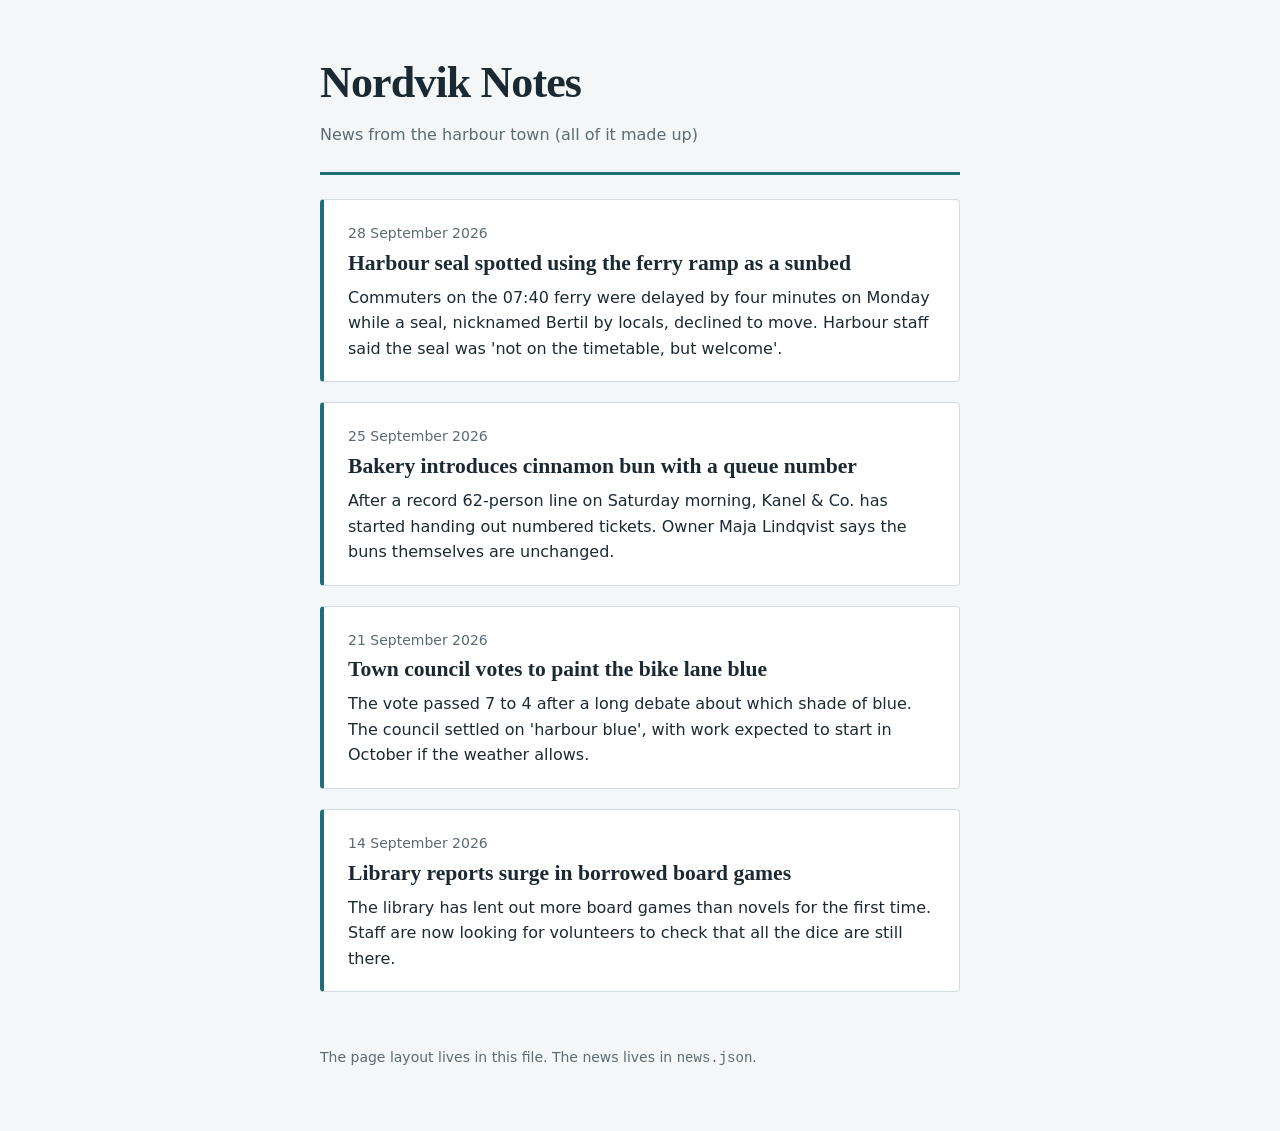
<file: index.html>
<!DOCTYPE html>
<html lang="en">
<head>
  <meta charset="utf-8">
  <meta name="viewport" content="width=device-width, initial-scale=1">
  <title>Nordvik Notes – Local news</title>
  <link rel="stylesheet" href="style.css">
</head>
<body>
  <header class="site-header">
    <h1>Nordvik Notes</h1>
    <p>News from the harbour town (all of it made up)</p>
  </header>

  <main>
    <div id="feed" class="feed" aria-live="polite">
      <p class="status">Loading news…</p>
    </div>
  </main>

  <footer class="site-footer">
    <p>The page layout lives in this file. The news lives in <code>news.json</code>.</p>
  </footer>

  <script>
    // 1. Fetch the content (this is the part a customer edits, not this code)
    // 2. Turn each item into HTML
    const feed = document.getElementById("feed");

    function formatDate(iso) {
      const d = new Date(iso);
      const date = d.toLocaleDateString("en-GB", {
        day: "numeric", month: "long", year: "numeric"
      });
      // Older posts may only have a date, no time
      if (!iso.includes("T")) return date;
      const time = d.toLocaleTimeString("en-GB", { hour: "2-digit", minute: "2-digit" });
      return date + ", " + time;
    }

    function render(posts) {
      // Newest first
      posts.sort((a, b) => new Date(b.date) - new Date(a.date));

      feed.innerHTML = "";
      for (const post of posts) {
        const article = document.createElement("article");
        article.className = "post";

        const time = document.createElement("time");
        time.dateTime = post.date;
        time.textContent = formatDate(post.date);

        const title = document.createElement("h2");
        title.textContent = post.title;

        const body = document.createElement("p");
        body.textContent = post.body;

        article.append(time, title, body);
        feed.append(article);
      }
    }

    fetch("news.json")
      .then(res => {
        if (!res.ok) throw new Error(res.status);
        return res.json();
      })
      .then(data => render(data.posts))
      .catch(() => {
        feed.innerHTML =
          '<p class="status">Could not load news.json. ' +
          'If you opened this file directly, run a local server instead (see notes).</p>';
      });
  </script>
</body>
</html>
</file>
<file: style.css>
:root {
  --bg: #f4f7f8;
  --card: #ffffff;
  --ink: #1b2a32;
  --muted: #5b6b73;
  --line: #d3dde1;
  --accent: #1f6f78;
}

@media (prefers-color-scheme: dark) {
  :root {
    --bg: #12191d;
    --card: #1a2329;
    --ink: #e6eef1;
    --muted: #98a9b1;
    --line: #2b3840;
    --accent: #6cc1c9;
  }
}

* { box-sizing: border-box; }

body {
  margin: 0;
  background: var(--bg);
  color: var(--ink);
  font-family: system-ui, -apple-system, "Segoe UI", Roboto, sans-serif;
  line-height: 1.6;
}

.site-header,
main,
.site-footer {
  width: min(100% - 2rem, 40rem);
  margin-inline: auto;
}

.site-header {
  padding: 3rem 0 1.5rem;
  border-bottom: 3px solid var(--accent);
}

.site-header h1 {
  margin: 0;
  font-family: Georgia, "Times New Roman", serif;
  font-size: clamp(2rem, 6vw, 2.75rem);
  letter-spacing: -0.02em;
}

.site-header p {
  margin: 0.25rem 0 0;
  color: var(--muted);
}

.feed {
  display: grid;
  gap: 1.25rem;
  padding: 1.5rem 0;
}

.post {
  background: var(--card);
  border: 1px solid var(--line);
  border-left: 4px solid var(--accent);
  border-radius: 4px;
  padding: 1.25rem 1.5rem;
}

.post time {
  font-size: 0.875rem;
  color: var(--muted);
}

.post h2 {
  margin: 0.25rem 0 0.5rem;
  font-family: Georgia, "Times New Roman", serif;
  font-size: 1.35rem;
  line-height: 1.25;
}

.post p {
  margin: 0;
}

.status {
  color: var(--muted);
}

.site-footer {
  padding: 1rem 0 3rem;
  font-size: 0.875rem;
  color: var(--muted);
}
</file>
